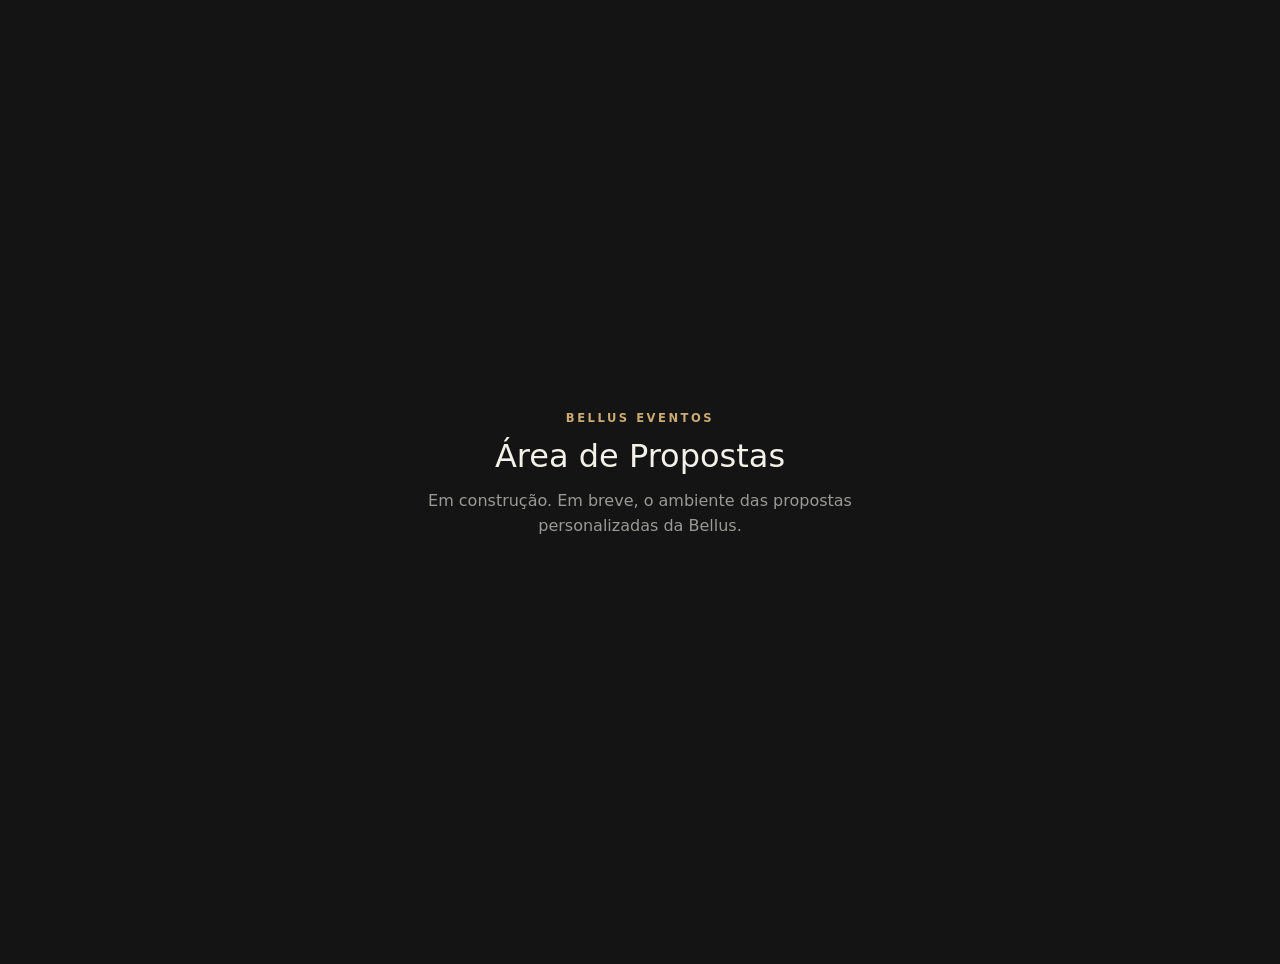
<file: _subdominio-proposta/index.html>
<!DOCTYPE html>
<html lang="pt-BR">
<head>
  <meta charset="utf-8" />
  <meta name="viewport" content="width=device-width, initial-scale=1" />
  <title>Bellus Eventos · Propostas</title>
  <meta name="robots" content="noindex, nofollow" />
  <style>
    body { margin: 0; min-height: 100vh; display: grid; place-items: center; background: #141414; color: #f4f1eb; font-family: system-ui, "Segoe UI", Roboto, sans-serif; text-align: center; padding: 2rem; }
    .eyebrow { font-size: 0.72rem; letter-spacing: 0.22em; text-transform: uppercase; color: #caaa72; font-weight: 600; margin: 0; }
    h1 { font-weight: 300; font-size: 2rem; margin: 0.6rem 0 0; }
    p { color: rgba(244, 241, 235, 0.6); margin-top: 0.8rem; max-width: 28rem; line-height: 1.6; }
  </style>
</head>
<body>
  <div>
    <p class="eyebrow">Bellus Eventos</p>
    <h1>Área de Propostas</h1>
    <p>Em construção. Em breve, o ambiente das propostas personalizadas da Bellus.</p>
  </div>
</body>
</html>
</file>
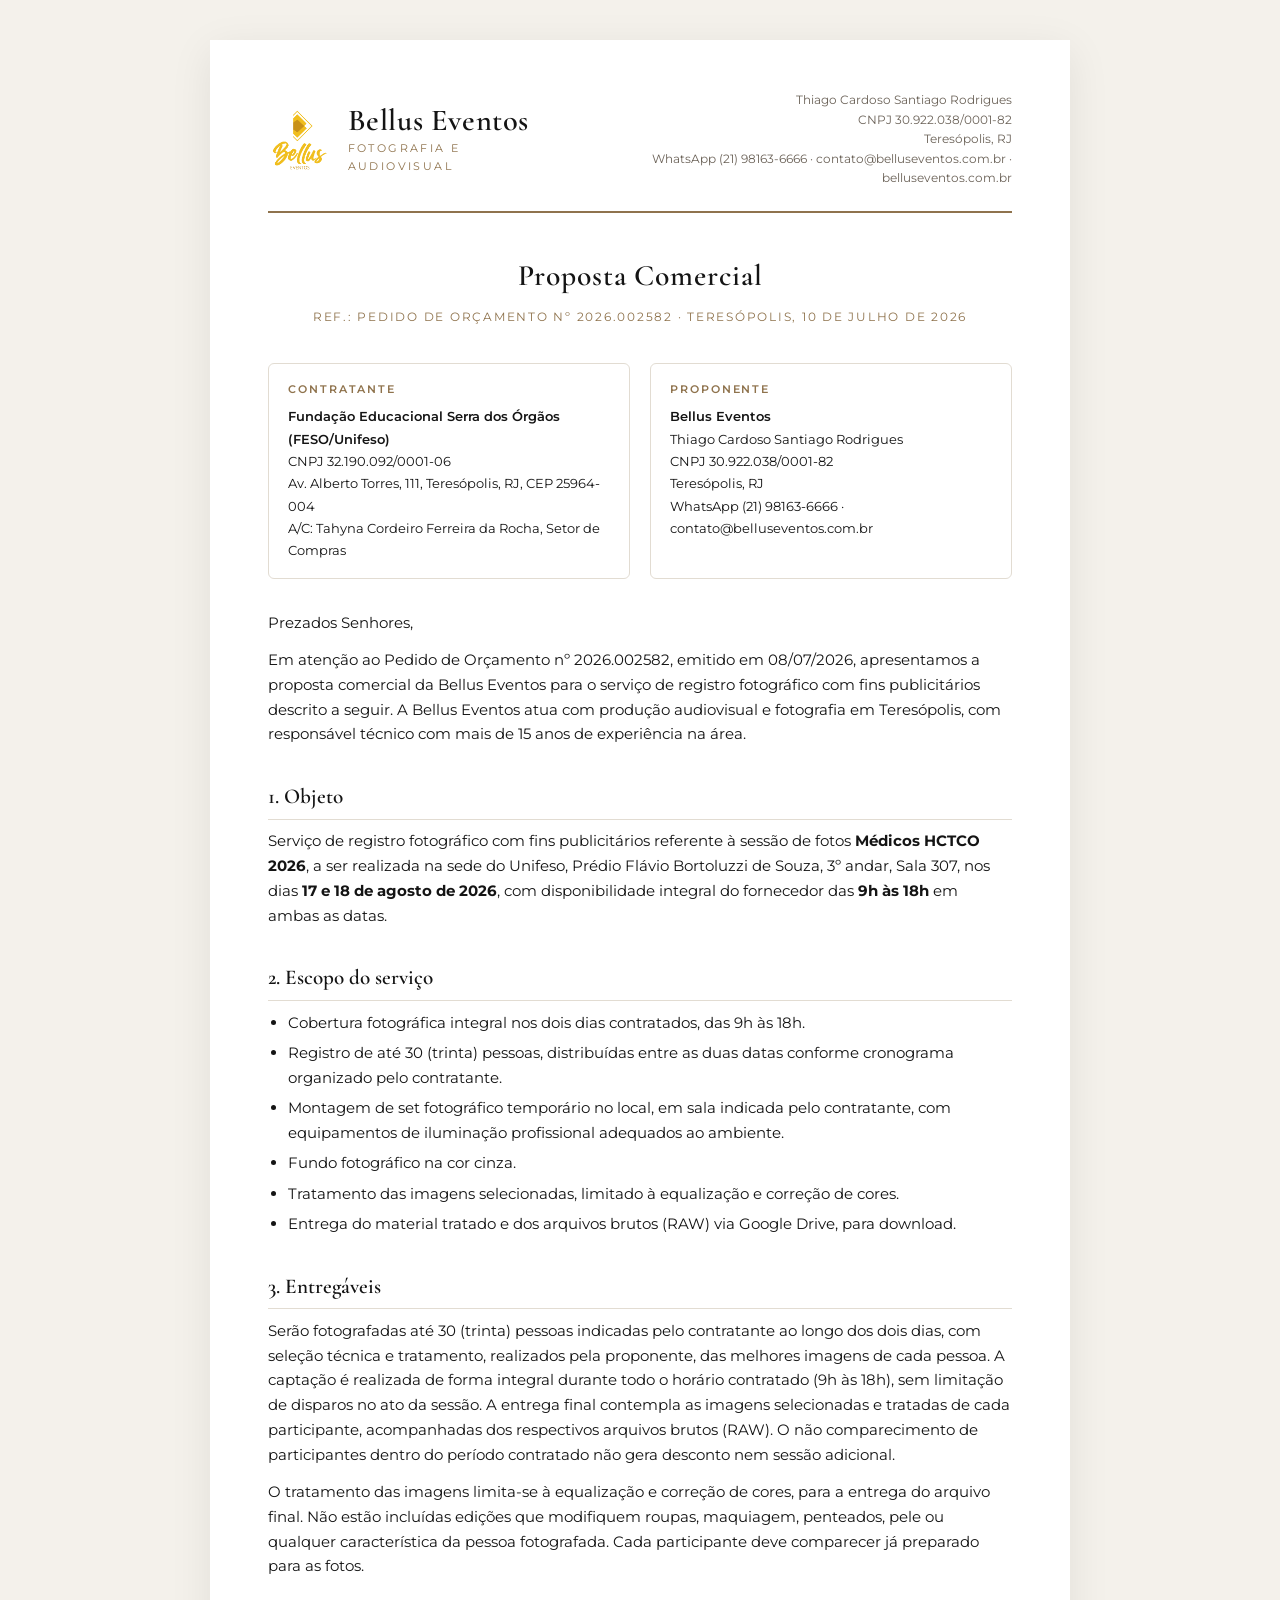
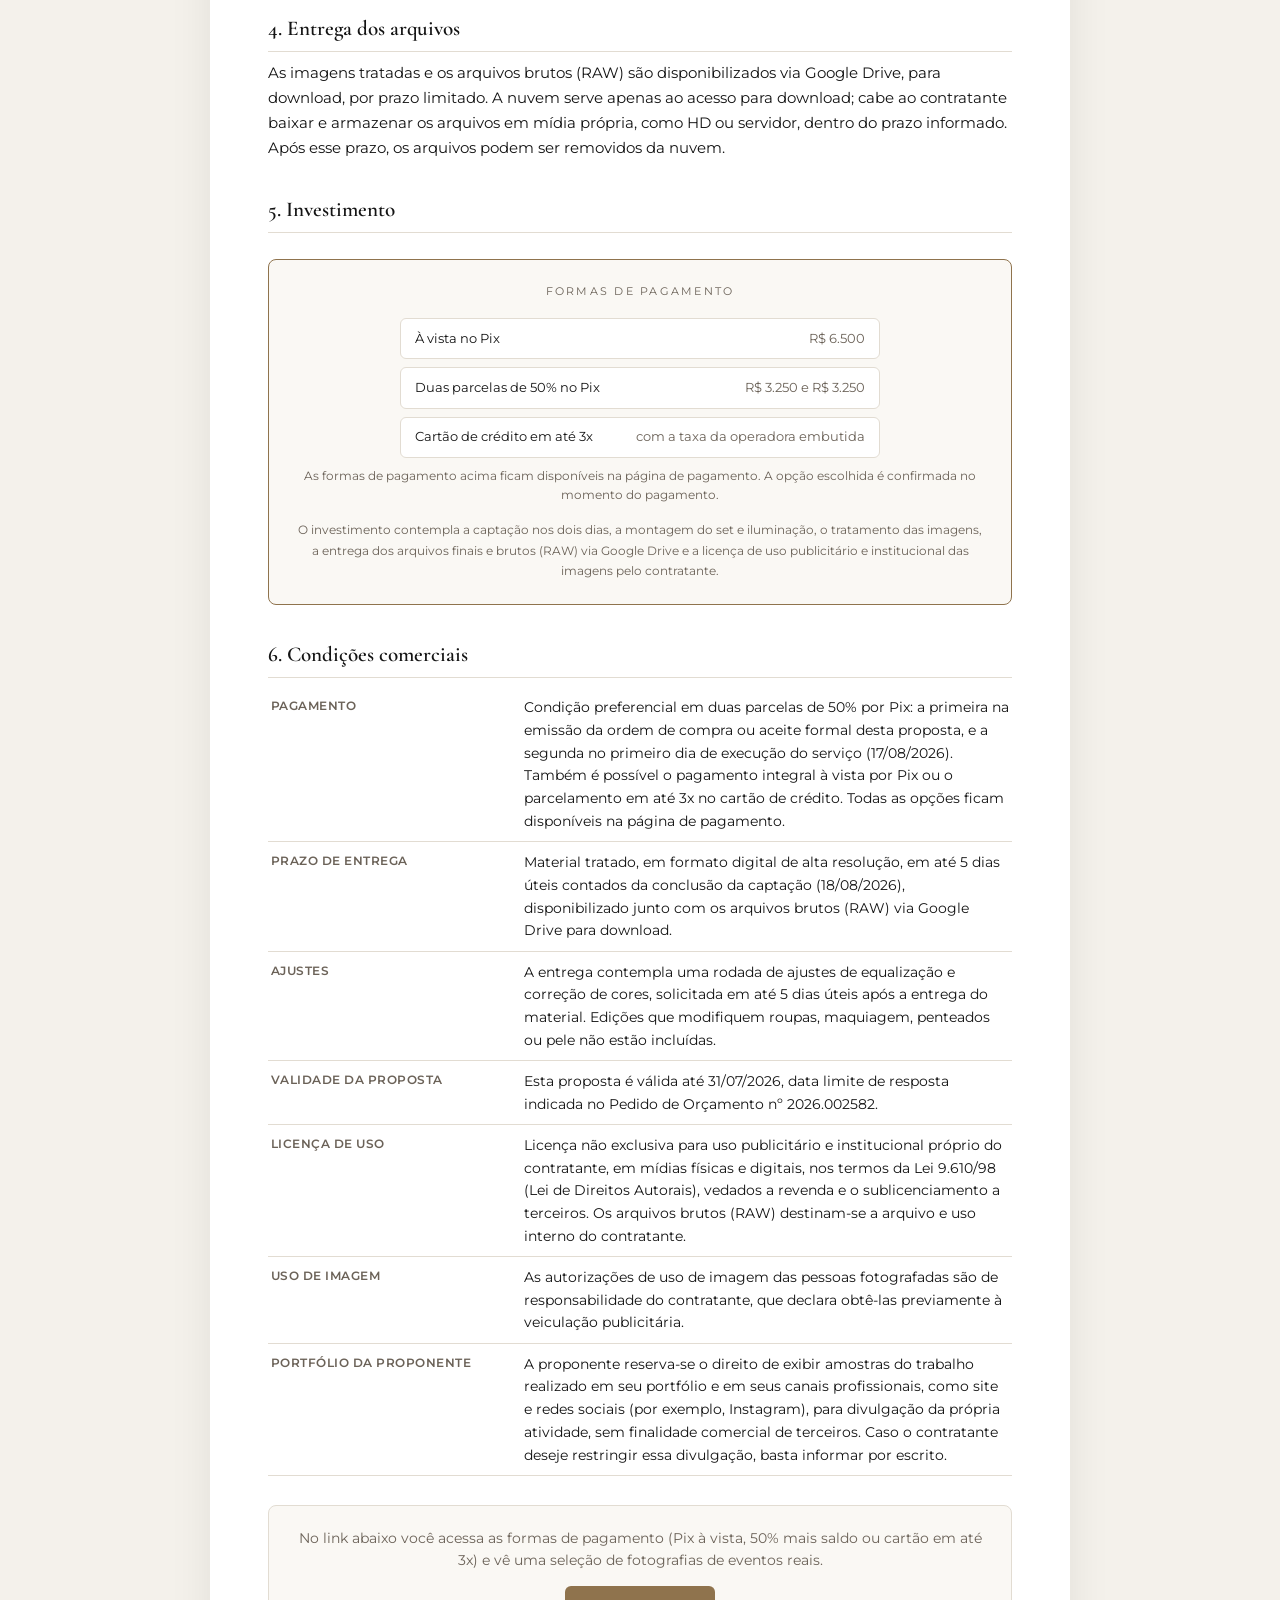
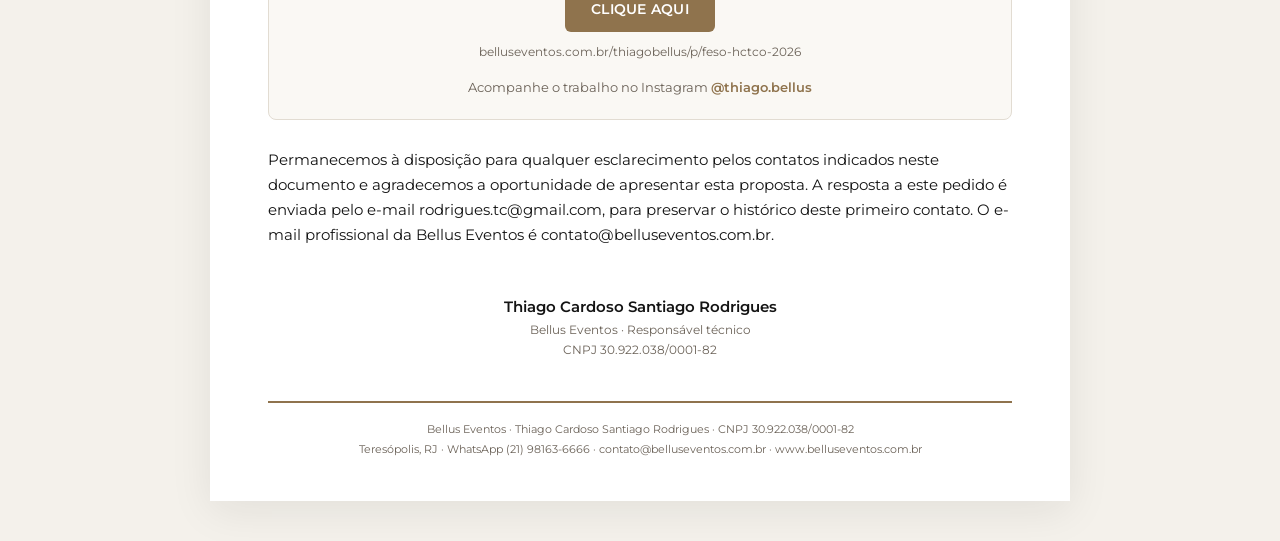
<file: proposta/feso-2026/index.html>
<!DOCTYPE html>
<html lang="pt-BR">
<head>
  <meta charset="utf-8" />
  <meta name="viewport" content="width=device-width, initial-scale=1" />
  <meta name="robots" content="noindex, nofollow" />
  <title>Proposta Comercial 2026.002582 · Bellus Eventos · FESO/Unifeso</title>
  <link rel="icon" type="image/png" href="/assets/logo_bellus.png" />
  <link rel="preconnect" href="https://fonts.googleapis.com" />
  <link rel="preconnect" href="https://fonts.gstatic.com" crossorigin />
  <link href="https://fonts.googleapis.com/css2?family=Cormorant+Garamond:wght@400;500;600&family=Montserrat:wght@300;400;500;600&display=swap" rel="stylesheet" />
  <style>
    :root { --ink:#141414; --cream:#f4f1eb; --gold:#8f734d; --line:#e2dcd2; --muted:#6b6258; }
    * { margin:0; padding:0; box-sizing:border-box; }
    body { background:var(--cream); font-family:'Montserrat',sans-serif; color:var(--ink); font-size:15px; line-height:1.65; -webkit-font-smoothing:antialiased; }
    .sheet { max-width:860px; margin:2.5rem auto; background:#fff; box-shadow:0 10px 40px rgba(20,20,20,.08); }
    .sheet__inner { padding:3.2rem 3.6rem 2.6rem; }

    /* timbrado */
    .timbre { display:flex; align-items:center; justify-content:space-between; gap:1.5rem; padding-bottom:1.4rem; border-bottom:2px solid var(--gold); }
    .timbre__brand { display:flex; align-items:center; gap:1rem; }
    .timbre__brand img { height:64px; width:auto; }
    .timbre__nome { font-family:'Cormorant Garamond',serif; font-size:1.9rem; font-weight:600; letter-spacing:.02em; line-height:1.1; }
    .timbre__tag { font-size:.68rem; letter-spacing:.22em; text-transform:uppercase; color:var(--gold); margin-top:.15rem; }
    .timbre__dados { text-align:right; font-size:.72rem; color:var(--muted); line-height:1.7; }

    .doc-titulo { text-align:center; margin:2.4rem 0 .4rem; font-family:'Cormorant Garamond',serif; font-size:1.85rem; font-weight:600; letter-spacing:.03em; }
    .doc-ref { text-align:center; font-size:.78rem; letter-spacing:.14em; text-transform:uppercase; color:var(--gold); margin-bottom:2.2rem; }

    .partes { display:grid; grid-template-columns:1fr 1fr; gap:1.2rem; margin-bottom:2rem; }
    .parte { border:1px solid var(--line); border-radius:6px; padding:1rem 1.2rem; font-size:.82rem; line-height:1.7; }
    .parte h3 { font-size:.68rem; letter-spacing:.18em; text-transform:uppercase; color:var(--gold); margin-bottom:.45rem; font-weight:600; }
    .parte b { font-weight:600; }

    h2 { font-family:'Cormorant Garamond',serif; font-size:1.32rem; font-weight:600; margin:2rem 0 .6rem; padding-bottom:.3rem; border-bottom:1px solid var(--line); }
    p { margin-bottom:.8rem; }
    ul { margin:.2rem 0 1rem 1.25rem; }
    li { margin-bottom:.35rem; }

    .valor { margin:1.6rem 0; border:1.5px solid var(--gold); border-radius:8px; padding:1.4rem 1.6rem; text-align:center; background:#faf8f4; }
    .valor__label { font-size:.7rem; letter-spacing:.2em; text-transform:uppercase; color:var(--muted); }
    .valor__num { font-family:'Cormorant Garamond',serif; font-size:2.3rem; font-weight:600; color:var(--ink); margin:.2rem 0; }
    .valor__ext { font-size:.82rem; color:var(--muted); }
    .valor__nota { font-size:.78rem; color:var(--muted); margin-top:.9rem; }
    .parcelas { display:flex; align-items:center; justify-content:center; gap:1.4rem; margin:.4rem 0 .2rem; flex-wrap:wrap; }
    .parcela { display:flex; flex-direction:column; gap:.1rem; min-width:180px; }
    .parcela__q { font-size:.66rem; letter-spacing:.16em; text-transform:uppercase; color:var(--gold); font-weight:600; }
    .parcela__v { font-family:'Cormorant Garamond',serif; font-size:1.85rem; font-weight:600; color:var(--ink); line-height:1.1; }
    .parcela__d { font-size:.74rem; color:var(--muted); }
    .parcela__mais { font-family:'Cormorant Garamond',serif; font-size:1.6rem; color:var(--gold); }
    .formas { display:flex; flex-direction:column; gap:.5rem; max-width:480px; margin:1.1rem auto .2rem; text-align:left; }
    .forma { display:flex; align-items:baseline; justify-content:space-between; gap:1rem; padding:.55rem .85rem; border:1px solid var(--line); border-radius:6px; background:#fff; }
    .forma__t { font-size:.82rem; color:var(--ink); }
    .forma__v { font-size:.8rem; color:var(--muted); text-align:right; }
    .formas__nota { font-size:.74rem; color:var(--muted); margin-top:.55rem; }

    table.cond { width:100%; border-collapse:collapse; font-size:.86rem; margin-bottom:1rem; }
    table.cond td { padding:.55rem .2rem; border-bottom:1px solid var(--line); vertical-align:top; }
    table.cond td:first-child { width:34%; font-weight:600; color:var(--muted); font-size:.78rem; letter-spacing:.04em; text-transform:uppercase; padding-right:1rem; }

    .pagar { margin:1.8rem 0; padding:1.3rem 1.5rem; border:1px solid var(--line); border-radius:8px; background:#faf8f4; text-align:center; }
    .pagar__txt { font-size:.86rem; color:var(--muted); margin-bottom:.9rem; }
    .pagar__btn { display:inline-block; background:var(--gold); color:#fff; text-decoration:none; padding:.7rem 1.6rem; border-radius:6px; font-size:.86rem; font-weight:600; letter-spacing:.02em; }
    .pagar__url { font-size:.74rem; color:var(--muted); margin-top:.7rem; word-break:break-all; }
    .pagar__ig { font-size:.8rem; color:var(--muted); margin-top:.9rem; }
    .pagar__ig a { color:var(--gold); font-weight:600; text-decoration:none; }

    .assin { margin-top:3rem; text-align:center; }
    .assin__linha { width:300px; margin:0 auto .5rem; border-top:1px solid var(--ink); }
    .assin__nome { font-weight:600; font-size:.92rem; }
    .assin__cargo { font-size:.78rem; color:var(--muted); line-height:1.6; }

    .rodape { margin-top:2.6rem; padding-top:1rem; border-top:2px solid var(--gold); font-size:.7rem; color:var(--muted); text-align:center; line-height:1.8; }

    @media (max-width:720px){
      .sheet { margin:0; box-shadow:none; }
      .sheet__inner { padding:1.6rem 1.2rem; }
      .timbre { flex-direction:column; align-items:flex-start; gap:.8rem; }
      .timbre__dados { text-align:left; }
      .partes { grid-template-columns:1fr; }
    }
    @media print {
      body { background:#fff; }
      .sheet { max-width:none; margin:0; box-shadow:none; }
      .sheet__inner { padding:1.2cm 1.4cm; }
      a { color:inherit; text-decoration:none; }
    }
  </style>
</head>
<body>
  <main class="sheet">
    <div class="sheet__inner">

      <header class="timbre">
        <div class="timbre__brand">
          <img src="/assets/logo_bellus.png" alt="Bellus Eventos" />
          <div>
            <div class="timbre__nome">Bellus Eventos</div>
            <div class="timbre__tag">Fotografia e audiovisual</div>
          </div>
        </div>
        <div class="timbre__dados">
          Thiago Cardoso Santiago Rodrigues<br />
          CNPJ 30.922.038/0001-82<br />
          Teresópolis, RJ<br />
          WhatsApp (21) 98163-6666 · contato@belluseventos.com.br · belluseventos.com.br
        </div>
      </header>

      <h1 class="doc-titulo">Proposta Comercial</h1>
      <p class="doc-ref">Ref.: Pedido de Orçamento nº 2026.002582 · Teresópolis, 10 de julho de 2026</p>

      <div class="partes">
        <div class="parte">
          <h3>Contratante</h3>
          <b>Fundação Educacional Serra dos Órgãos (FESO/Unifeso)</b><br />
          CNPJ 32.190.092/0001-06<br />
          Av. Alberto Torres, 111, Teresópolis, RJ, CEP 25964-004<br />
          A/C: Tahyna Cordeiro Ferreira da Rocha, Setor de Compras
        </div>
        <div class="parte">
          <h3>Proponente</h3>
          <b>Bellus Eventos</b><br />
          Thiago Cardoso Santiago Rodrigues<br />
          CNPJ 30.922.038/0001-82<br />
          Teresópolis, RJ<br />
          WhatsApp (21) 98163-6666 · contato@belluseventos.com.br
        </div>
      </div>

      <p>Prezados Senhores,</p>
      <p>Em atenção ao Pedido de Orçamento nº 2026.002582, emitido em 08/07/2026, apresentamos a
      proposta comercial da Bellus Eventos para o serviço de registro fotográfico com fins
      publicitários descrito a seguir. A Bellus Eventos atua com produção audiovisual e fotografia em
      Teresópolis, com responsável técnico com mais de 15 anos de experiência na área.</p>

      <h2>1. Objeto</h2>
      <p>Serviço de registro fotográfico com fins publicitários referente à sessão de fotos
      <b>Médicos HCTCO 2026</b>, a ser realizada na sede do Unifeso, Prédio Flávio Bortoluzzi de Souza,
      3º andar, Sala 307, nos dias <b>17 e 18 de agosto de 2026</b>, com disponibilidade integral
      do fornecedor das <b>9h às 18h</b> em ambas as datas.</p>

      <h2>2. Escopo do serviço</h2>
      <ul>
        <li>Cobertura fotográfica integral nos dois dias contratados, das 9h às 18h.</li>
        <li>Registro de até 30 (trinta) pessoas, distribuídas entre as duas datas conforme cronograma organizado pelo contratante.</li>
        <li>Montagem de set fotográfico temporário no local, em sala indicada pelo contratante, com equipamentos de iluminação profissional adequados ao ambiente.</li>
        <li>Fundo fotográfico na cor cinza.</li>
        <li>Tratamento das imagens selecionadas, limitado à equalização e correção de cores.</li>
        <li>Entrega do material tratado e dos arquivos brutos (RAW) via Google Drive, para download.</li>
      </ul>

      <h2>3. Entregáveis</h2>
      <p>Serão fotografadas até 30 (trinta) pessoas indicadas pelo contratante ao longo dos dois
      dias, com seleção técnica e tratamento, realizados pela proponente, das melhores imagens de
      cada pessoa. A captação é realizada de forma integral durante todo o horário contratado
      (9h às 18h), sem limitação de disparos no ato da sessão. A entrega final contempla as imagens
      selecionadas e tratadas de cada participante, acompanhadas dos respectivos arquivos brutos
      (RAW). O não comparecimento de participantes dentro do período contratado não gera desconto
      nem sessão adicional.</p>
      <p>O tratamento das imagens limita-se à equalização e correção de cores, para a entrega do
      arquivo final. Não estão incluídas edições que modifiquem roupas, maquiagem, penteados, pele ou
      qualquer característica da pessoa fotografada. Cada participante deve comparecer já preparado
      para as fotos.</p>

      <h2>4. Entrega dos arquivos</h2>
      <p>As imagens tratadas e os arquivos brutos (RAW) são disponibilizados via Google Drive, para
      download, por prazo limitado. A nuvem serve apenas ao acesso para download; cabe ao contratante
      baixar e armazenar os arquivos em mídia própria, como HD ou servidor, dentro do prazo
      informado. Após esse prazo, os arquivos podem ser removidos da nuvem.</p>

      <h2>5. Investimento</h2>
      <div class="valor">
        <div class="valor__label">Formas de pagamento</div>
        <div class="formas">
          <div class="forma"><span class="forma__t">À vista no Pix</span><span class="forma__v">R$ 6.500</span></div>
          <div class="forma"><span class="forma__t">Duas parcelas de 50% no Pix</span><span class="forma__v">R$ 3.250 e R$ 3.250</span></div>
          <div class="forma"><span class="forma__t">Cartão de crédito em até 3x</span><span class="forma__v">com a taxa da operadora embutida</span></div>
        </div>
        <div class="formas__nota">As formas de pagamento acima ficam disponíveis na página de pagamento. A opção escolhida é confirmada no momento do pagamento.</div>
        <div class="valor__nota">O investimento contempla a captação nos dois dias, a montagem do set e
        iluminação, o tratamento das imagens, a entrega dos arquivos finais e brutos (RAW) via Google Drive e a
        licença de uso publicitário e institucional das imagens pelo contratante.</div>
      </div>

      <h2>6. Condições comerciais</h2>
      <table class="cond">
        <tr>
          <td>Pagamento</td>
          <td>Condição preferencial em duas parcelas de 50% por Pix: a primeira na emissão da ordem de compra ou aceite formal desta proposta, e a segunda no primeiro dia de execução do serviço (17/08/2026). Também é possível o pagamento integral à vista por Pix ou o parcelamento em até 3x no cartão de crédito. Todas as opções ficam disponíveis na página de pagamento.</td>
        </tr>
        <tr>
          <td>Prazo de entrega</td>
          <td>Material tratado, em formato digital de alta resolução, em até 5 dias úteis contados da conclusão da captação (18/08/2026), disponibilizado junto com os arquivos brutos (RAW) via Google Drive para download.</td>
        </tr>
        <tr>
          <td>Ajustes</td>
          <td>A entrega contempla uma rodada de ajustes de equalização e correção de cores, solicitada em até 5 dias úteis após a entrega do material. Edições que modifiquem roupas, maquiagem, penteados ou pele não estão incluídas.</td>
        </tr>
        <tr>
          <td>Validade da proposta</td>
          <td>Esta proposta é válida até 31/07/2026, data limite de resposta indicada no Pedido de Orçamento nº 2026.002582.</td>
        </tr>
        <tr>
          <td>Licença de uso</td>
          <td>Licença não exclusiva para uso publicitário e institucional próprio do contratante, em mídias físicas e digitais, nos termos da Lei 9.610/98 (Lei de Direitos Autorais), vedados a revenda e o sublicenciamento a terceiros. Os arquivos brutos (RAW) destinam-se a arquivo e uso interno do contratante.</td>
        </tr>
        <tr>
          <td>Uso de imagem</td>
          <td>As autorizações de uso de imagem das pessoas fotografadas são de responsabilidade do contratante, que declara obtê-las previamente à veiculação publicitária.</td>
        </tr>
        <tr>
          <td>Portfólio da proponente</td>
          <td>A proponente reserva-se o direito de exibir amostras do trabalho realizado em seu portfólio e em seus canais profissionais, como site e redes sociais (por exemplo, Instagram), para divulgação da própria atividade, sem finalidade comercial de terceiros. Caso o contratante deseje restringir essa divulgação, basta informar por escrito.</td>
        </tr>
      </table>

      <div class="pagar">
        <div class="pagar__txt">No link abaixo você acessa as formas de pagamento (Pix à vista, 50% mais
        saldo ou cartão em até 3x) e vê uma seleção de fotografias de eventos reais.</div>
        <a class="pagar__btn" href="https://www.belluseventos.com.br/thiagobellus/p/feso-hctco-2026" target="_blank" rel="noopener">CLIQUE AQUI</a>
        <div class="pagar__url">belluseventos.com.br/thiagobellus/p/feso-hctco-2026</div>
        <div class="pagar__ig">Acompanhe o trabalho no Instagram
          <a href="https://www.instagram.com/thiago.bellus/" target="_blank" rel="noopener">@thiago.bellus</a></div>
      </div>

      <p>Permanecemos à disposição para qualquer esclarecimento pelos contatos indicados neste
      documento e agradecemos a oportunidade de apresentar esta proposta. A resposta a este pedido é
      enviada pelo e-mail rodrigues.tc@gmail.com, para preservar o histórico deste primeiro contato.
      O e-mail profissional da Bellus Eventos é contato@belluseventos.com.br.</p>

      <div class="assin">
        <div class="assin__nome">Thiago Cardoso Santiago Rodrigues</div>
        <div class="assin__cargo">Bellus Eventos · Responsável técnico<br />CNPJ 30.922.038/0001-82</div>
      </div>

      <footer class="rodape">
        Bellus Eventos · Thiago Cardoso Santiago Rodrigues · CNPJ 30.922.038/0001-82<br />
        Teresópolis, RJ · WhatsApp (21) 98163-6666 ·
        contato@belluseventos.com.br · www.belluseventos.com.br
      </footer>

    </div>
  </main>
</body>
</html>
</file>
